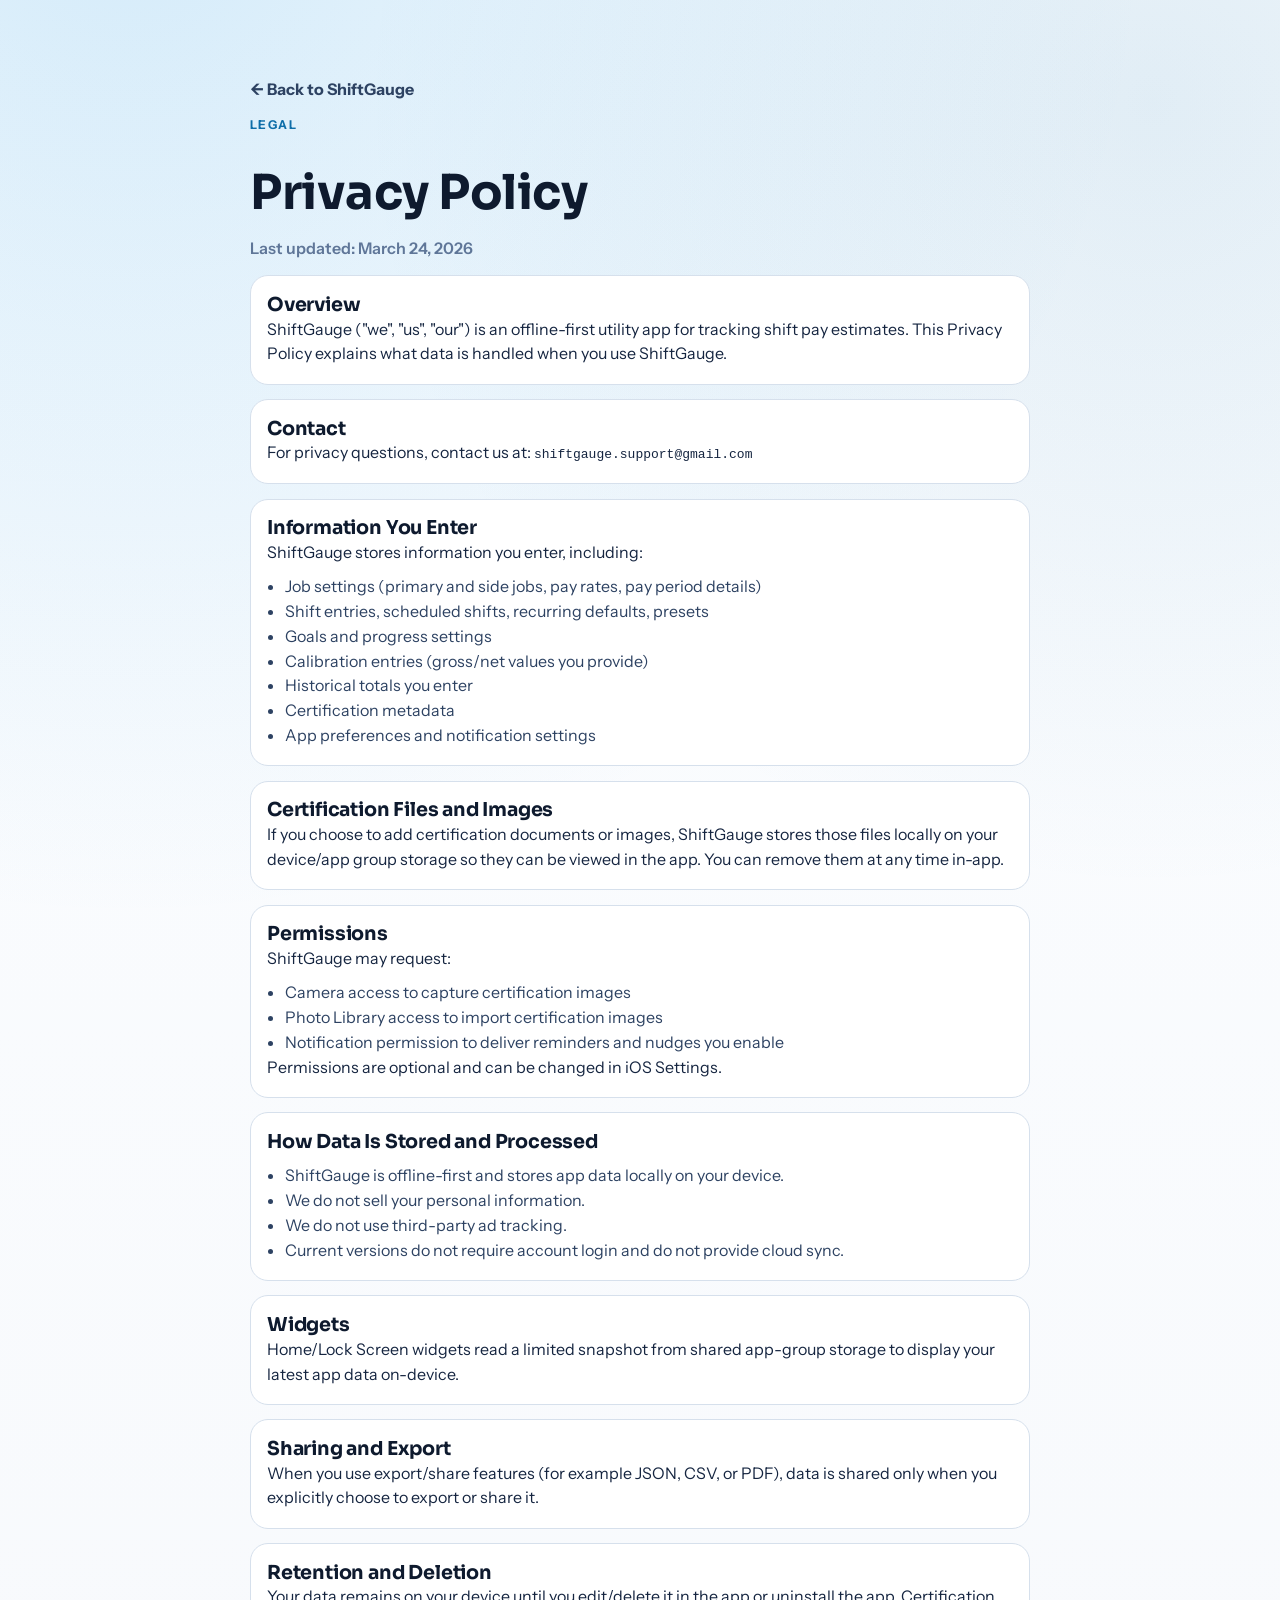
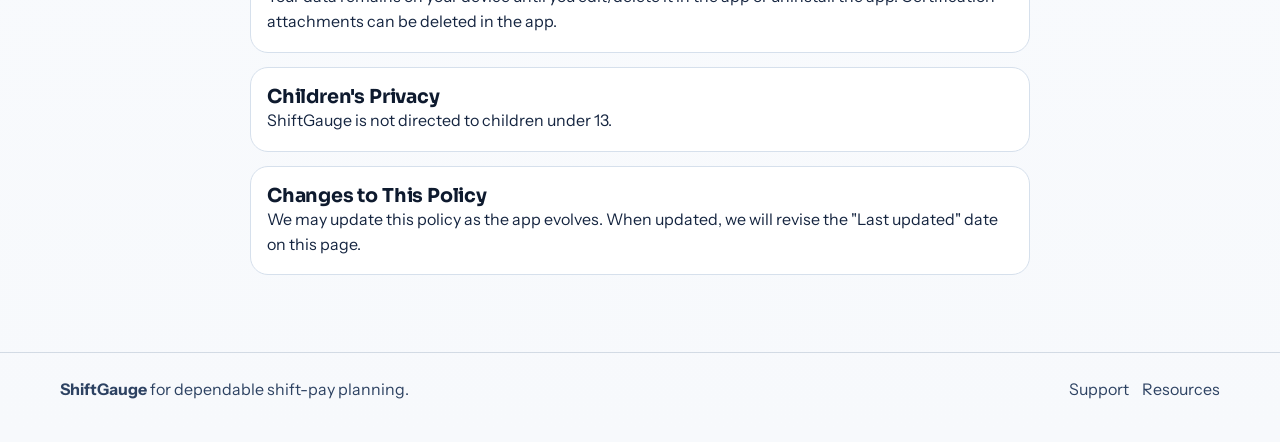
<file: privacy.html>
<!doctype html>
<html lang="en">
  <head>
    <meta charset="UTF-8" />
    <meta name="viewport" content="width=device-width, initial-scale=1" />
    <title>ShiftGauge Privacy Policy</title>
    <meta
      name="description"
      content="Privacy Policy for ShiftGauge, including local-first data handling, offline behavior, and support contact details."
    />
    <link rel="canonical" href="https://shiftgauge.app/privacy.html" />
    <meta property="og:title" content="ShiftGauge Privacy Policy" />
    <meta
      property="og:description"
      content="How ShiftGauge handles planning data, what is stored on-device, and how to contact support."
    />
    <meta property="og:type" content="article" />
    <meta property="og:url" content="https://shiftgauge.app/privacy.html" />
    <meta property="og:image" content="https://shiftgauge.app/assets/brand/app-icon-1024.png" />
    <meta name="twitter:card" content="summary" />
    <meta name="twitter:image" content="https://shiftgauge.app/assets/brand/app-icon-1024.png" />
    <meta name="theme-color" content="#0f1625" />
    <link rel="icon" type="image/png" href="assets/brand/app-icon-1024.png" />
    <link rel="apple-touch-icon" href="assets/brand/app-icon-1024.png" />
    <link rel="preconnect" href="https://fonts.googleapis.com" />
    <link rel="preconnect" href="https://fonts.gstatic.com" crossorigin />
    <link
      href="https://fonts.googleapis.com/css2?family=Instrument+Sans:wght@400;500;600;700&family=Sora:wght@500;600;700;800&display=swap"
      rel="stylesheet"
    />
    <link rel="stylesheet" href="styles.css" />
  </head>
  <body>
    <a class="skip-link" href="#main-content">Skip to main content</a>

    <main id="main-content">
      <section class="section legal-page">
        <div class="container legal-wrap">
          <a class="legal-back" href="index.html">← Back to ShiftGauge</a>
          <p class="eyebrow">Legal</p>
          <h1>Privacy Policy</h1>
          <p class="legal-updated">Last updated: March 24, 2026</p>

          <article class="legal-card">
            <h2>Overview</h2>
            <p>
              ShiftGauge ("we", "us", "our") is an offline-first utility app for tracking shift pay
              estimates. This Privacy Policy explains what data is handled when you use ShiftGauge.
            </p>
          </article>

          <article class="legal-card">
            <h2>Contact</h2>
            <p>
              For privacy questions, contact us at: <code>shiftgauge.support@gmail.com</code>
            </p>
          </article>

          <article class="legal-card">
            <h2>Information You Enter</h2>
            <p>ShiftGauge stores information you enter, including:</p>
            <ul>
              <li>Job settings (primary and side jobs, pay rates, pay period details)</li>
              <li>Shift entries, scheduled shifts, recurring defaults, presets</li>
              <li>Goals and progress settings</li>
              <li>Calibration entries (gross/net values you provide)</li>
              <li>Historical totals you enter</li>
              <li>Certification metadata</li>
              <li>App preferences and notification settings</li>
            </ul>
          </article>

          <article class="legal-card">
            <h2>Certification Files and Images</h2>
            <p>
              If you choose to add certification documents or images, ShiftGauge stores those files locally on
              your device/app group storage so they can be viewed in the app. You can remove them at any time
              in-app.
            </p>
          </article>

          <article class="legal-card">
            <h2>Permissions</h2>
            <p>ShiftGauge may request:</p>
            <ul>
              <li>Camera access to capture certification images</li>
              <li>Photo Library access to import certification images</li>
              <li>Notification permission to deliver reminders and nudges you enable</li>
            </ul>
            <p>Permissions are optional and can be changed in iOS Settings.</p>
          </article>

          <article class="legal-card">
            <h2>How Data Is Stored and Processed</h2>
            <ul>
              <li>ShiftGauge is offline-first and stores app data locally on your device.</li>
              <li>We do not sell your personal information.</li>
              <li>We do not use third-party ad tracking.</li>
              <li>Current versions do not require account login and do not provide cloud sync.</li>
            </ul>
          </article>

          <article class="legal-card">
            <h2>Widgets</h2>
            <p>
              Home/Lock Screen widgets read a limited snapshot from shared app-group storage to display your
              latest app data on-device.
            </p>
          </article>

          <article class="legal-card">
            <h2>Sharing and Export</h2>
            <p>
              When you use export/share features (for example JSON, CSV, or PDF), data is shared only when
              you explicitly choose to export or share it.
            </p>
          </article>

          <article class="legal-card">
            <h2>Retention and Deletion</h2>
            <p>
              Your data remains on your device until you edit/delete it in the app or uninstall the app.
              Certification attachments can be deleted in the app.
            </p>
          </article>

          <article class="legal-card">
            <h2>Children's Privacy</h2>
            <p>ShiftGauge is not directed to children under 13.</p>
          </article>

          <article class="legal-card">
            <h2>Changes to This Policy</h2>
            <p>
              We may update this policy as the app evolves. When updated, we will revise the "Last updated"
              date on this page.
            </p>
          </article>
        </div>
      </section>
    </main>

    <footer class="site-footer legal-footer">
      <div class="container footer-grid">
        <p><strong>ShiftGauge</strong> for dependable shift-pay planning.</p>
        <ul>
          <li><a href="support.html">Support</a></li>
          <li><a href="index.html#resources">Resources</a></li>
        </ul>
      </div>
    </footer>
  </body>
</html>
</file>
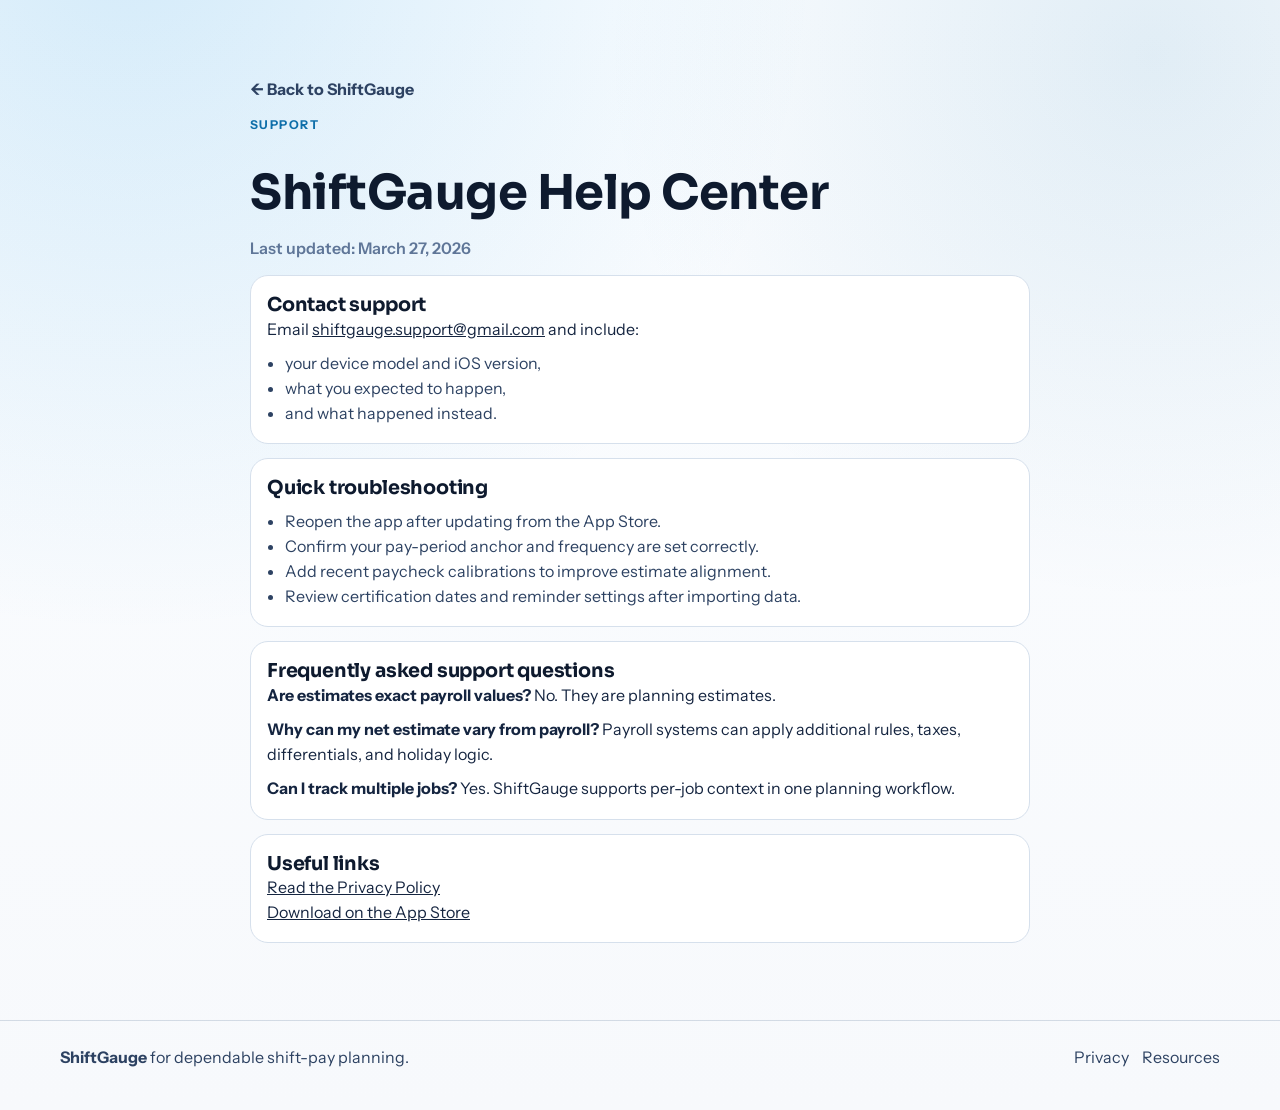
<file: support.html>
<!doctype html>
<html lang="en">
  <head>
    <meta charset="UTF-8" />
    <meta name="viewport" content="width=device-width, initial-scale=1" />
    <title>ShiftGauge Support</title>
    <meta
      name="description"
      content="Support resources for ShiftGauge including troubleshooting, FAQs, and contact options."
    />
    <link rel="canonical" href="https://shiftgauge.app/support.html" />
    <meta property="og:title" content="ShiftGauge Support" />
    <meta
      property="og:description"
      content="Get help with setup, calibration, tracking, and certification reminders in ShiftGauge."
    />
    <meta property="og:type" content="article" />
    <meta property="og:url" content="https://shiftgauge.app/support.html" />
    <meta property="og:image" content="https://shiftgauge.app/assets/brand/app-icon-1024.png" />
    <meta name="twitter:card" content="summary" />
    <meta name="twitter:image" content="https://shiftgauge.app/assets/brand/app-icon-1024.png" />
    <meta name="theme-color" content="#0f1625" />
    <link rel="icon" type="image/png" href="assets/brand/app-icon-1024.png" />
    <link rel="apple-touch-icon" href="assets/brand/app-icon-1024.png" />
    <link rel="preconnect" href="https://fonts.googleapis.com" />
    <link rel="preconnect" href="https://fonts.gstatic.com" crossorigin />
    <link
      href="https://fonts.googleapis.com/css2?family=Instrument+Sans:wght@400;500;600;700&family=Sora:wght@500;600;700;800&display=swap"
      rel="stylesheet"
    />
    <link rel="stylesheet" href="styles.css" />
  </head>
  <body>
    <a class="skip-link" href="#main-content">Skip to main content</a>

    <main id="main-content">
      <section class="section legal-page">
        <div class="container legal-wrap">
          <a class="legal-back" href="index.html">← Back to ShiftGauge</a>
          <p class="eyebrow">Support</p>
          <h1>ShiftGauge Help Center</h1>
          <p class="legal-updated">Last updated: March 27, 2026</p>

          <article class="legal-card">
            <h2>Contact support</h2>
            <p>
              Email <a href="mailto:shiftgauge.support@gmail.com">shiftgauge.support@gmail.com</a> and include:
            </p>
            <ul>
              <li>your device model and iOS version,</li>
              <li>what you expected to happen,</li>
              <li>and what happened instead.</li>
            </ul>
          </article>

          <article class="legal-card">
            <h2>Quick troubleshooting</h2>
            <ul>
              <li>Reopen the app after updating from the App Store.</li>
              <li>Confirm your pay-period anchor and frequency are set correctly.</li>
              <li>Add recent paycheck calibrations to improve estimate alignment.</li>
              <li>Review certification dates and reminder settings after importing data.</li>
            </ul>
          </article>

          <article class="legal-card">
            <h2>Frequently asked support questions</h2>
            <p><strong>Are estimates exact payroll values?</strong> No. They are planning estimates.</p>
            <p>
              <strong>Why can my net estimate vary from payroll?</strong> Payroll systems can apply
              additional rules, taxes, differentials, and holiday logic.
            </p>
            <p>
              <strong>Can I track multiple jobs?</strong> Yes. ShiftGauge supports per-job context in one
              planning workflow.
            </p>
          </article>

          <article class="legal-card">
            <h2>Useful links</h2>
            <p>
              <a href="privacy.html">Read the Privacy Policy</a><br />
              <a href="https://apps.apple.com/us/app/shiftgauge-ot-pay-tracker/id6761068149" target="_blank" rel="noopener noreferrer">Download on the App Store</a>
            </p>
          </article>
        </div>
      </section>
    </main>

    <footer class="site-footer legal-footer">
      <div class="container footer-grid">
        <p><strong>ShiftGauge</strong> for dependable shift-pay planning.</p>
        <ul>
          <li><a href="privacy.html">Privacy</a></li>
          <li><a href="index.html#resources">Resources</a></li>
        </ul>
      </div>
    </footer>
  </body>
</html>
</file>
<file: styles.css>
:root {
  --ink-950: #0e1a2e;
  --ink-900: #152540;
  --ink-700: #2d4262;
  --ink-500: #5f7698;
  --paper: #f7f9fc;
  --surface: #ffffff;
  --line: #d6e0ec;
  --accent: #1693df;
  --accent-deep: #0e6ea9;
  --max-width: 1160px;
  --radius-xl: 28px;
  --radius-lg: 18px;
  --radius-md: 12px;
  --soft-shadow: 0 18px 46px rgba(7, 23, 45, 0.09);
}

* {
  box-sizing: border-box;
}

html,
body {
  margin: 0;
  padding: 0;
}

body {
  font-family: "Instrument Sans", -apple-system, BlinkMacSystemFont, "Segoe UI", sans-serif;
  color: var(--ink-900);
  line-height: 1.55;
  background:
    radial-gradient(circle at 10% -5%, rgba(22, 147, 223, 0.17), transparent 42%),
    radial-gradient(circle at 90% 5%, rgba(14, 110, 169, 0.11), transparent 35%),
    linear-gradient(180deg, #fbfdff, var(--paper));
}

h1,
h2,
h3,
.brand-name {
  margin: 0;
  font-family: "Sora", "Avenir Next", "Segoe UI", sans-serif;
  line-height: 1.18;
  letter-spacing: -0.01em;
  color: var(--ink-950);
}

body.mobile-nav-open {
  overflow: hidden;
}

p {
  margin: 0;
}

a {
  color: inherit;
}

img {
  display: block;
  max-width: 100%;
}

.skip-link {
  position: absolute;
  left: -9999px;
  top: 0;
  background: var(--ink-950);
  color: #fff;
  padding: 0.65rem 0.95rem;
  border-radius: 0 0 var(--radius-md) 0;
}

.skip-link:focus {
  left: 0;
}

.container {
  width: min(100% - 2rem, var(--max-width));
  margin-inline: auto;
}

.section {
  padding: clamp(3.4rem, 6vw, 6rem) 0;
}

.eyebrow {
  text-transform: uppercase;
  font-size: 0.76rem;
  font-weight: 700;
  letter-spacing: 0.12em;
  color: var(--accent-deep);
  margin-bottom: 1rem;
}

.site-header {
  position: sticky;
  top: 0;
  z-index: 20;
  border-bottom: 1px solid rgba(139, 158, 183, 0.3);
  backdrop-filter: blur(8px);
  background: rgba(248, 251, 255, 0.84);
}

.nav-wrap {
  min-height: 4.4rem;
  display: flex;
  align-items: center;
  justify-content: space-between;
  gap: 1rem;
}

.brand {
  text-decoration: none;
  display: inline-flex;
  align-items: center;
  gap: 0.65rem;
}

.brand-mark {
  width: 2.05rem;
  height: 2.05rem;
  border-radius: 0.62rem;
  display: block;
  overflow: hidden;
  border: 1px solid rgba(74, 112, 162, 0.3);
  box-shadow: 0 6px 14px rgba(15, 33, 56, 0.12);
}

.brand-mark img {
  width: 100%;
  height: 100%;
  object-fit: cover;
}

.nav-links {
  list-style: none;
  display: flex;
  align-items: center;
  gap: 1.05rem;
  margin: 0;
  padding: 0;
}

.nav-links a {
  text-decoration: none;
  font-weight: 600;
  font-size: 0.95rem;
  color: var(--ink-700);
}

.nav-links a:hover,
.nav-links a:focus-visible {
  color: var(--ink-950);
}

.nav-cta {
  border: 1px solid var(--line);
  border-radius: 999px;
  padding: 0.42rem 0.74rem;
  background: var(--surface);
}

.mobile-nav-toggle {
  display: none;
  width: 2.5rem;
  height: 2.5rem;
  border-radius: 0.65rem;
  border: 1px solid var(--line);
  background: var(--surface);
  padding: 0.48rem;
  align-items: center;
  justify-content: center;
  flex-direction: column;
  gap: 0.24rem;
}

.mobile-nav-toggle span {
  width: 1.05rem;
  height: 2px;
  background: var(--ink-900);
  border-radius: 999px;
}

.mobile-nav-backdrop {
  position: fixed;
  inset: 0;
  background: rgba(8, 20, 39, 0.4);
  z-index: 35;
}

.mobile-nav-panel {
  position: fixed;
  top: 4.25rem;
  right: 1rem;
  left: 1rem;
  z-index: 36;
  border: 1px solid var(--line);
  border-radius: var(--radius-lg);
  background: var(--surface);
  box-shadow: var(--soft-shadow);
  padding: 0.85rem;
}

.mobile-nav-panel ul {
  list-style: none;
  margin: 0;
  padding: 0;
  display: grid;
  gap: 0.5rem;
}

.mobile-nav-panel a {
  text-decoration: none;
  color: var(--ink-900);
  font-weight: 600;
  padding: 0.55rem 0.5rem;
  border-radius: 0.5rem;
  display: block;
}

.mobile-nav-panel a:hover,
.mobile-nav-panel a:focus-visible {
  background: #f2f7fe;
}

.hero {
  position: relative;
  overflow: clip;
}

.hero-shape {
  position: absolute;
  inset: -10% -20% auto auto;
  width: min(66vw, 760px);
  height: min(66vw, 760px);
  border-radius: 999px;
  background: radial-gradient(circle, rgba(22, 147, 223, 0.15), rgba(22, 147, 223, 0));
  pointer-events: none;
}

.hero-grid {
  display: grid;
  gap: 1.25rem;
  align-items: stretch;
}

.hero-visual {
  display: grid;
  gap: 0.72rem;
}

.hero-preview {
  margin: 0;
  border-radius: var(--radius-xl);
  padding: 0.5rem;
  background: linear-gradient(170deg, #fdfefe, #edf4fd);
  border: 1px solid rgba(122, 147, 183, 0.34);
  box-shadow: var(--soft-shadow);
}

.hero-preview img {
  width: 100%;
  border-radius: calc(var(--radius-xl) - 8px);
  aspect-ratio: 9 / 19.5;
  object-fit: cover;
  max-height: 26rem;
}

.hero-copy-wrap h1 {
  font-size: clamp(2.1rem, 7vw, 4.2rem);
  max-width: 13ch;
}

.lede {
  margin-top: 1.05rem;
  max-width: 56ch;
  color: var(--ink-700);
  font-size: clamp(1.05rem, 2.1vw, 1.24rem);
}

.hero-actions {
  margin-top: 1.7rem;
  display: flex;
  flex-wrap: wrap;
  gap: 0.72rem;
}

.hero-note {
  margin-top: 1rem;
  color: var(--ink-500);
  font-weight: 600;
}

.hero-signal {
  background:
    linear-gradient(180deg, rgba(10, 24, 44, 0.97), rgba(16, 33, 58, 0.97)),
    radial-gradient(circle at 25% 0%, rgba(22, 147, 223, 0.23), transparent 38%);
  color: #d9e9ff;
  border-radius: var(--radius-xl);
  border: 1px solid rgba(91, 133, 186, 0.45);
  padding: 1.4rem;
  box-shadow: var(--soft-shadow);
}

.signal-label {
  text-transform: uppercase;
  font-size: 0.74rem;
  letter-spacing: 0.11em;
  color: #93bce8;
  font-weight: 700;
}

.signal-value {
  margin-top: 0.65rem;
  font-family: "Sora", sans-serif;
  font-size: clamp(1.28rem, 3.2vw, 1.9rem);
  font-weight: 700;
}

.signal-list {
  list-style: none;
  margin: 1.2rem 0 0;
  padding: 0;
  display: grid;
  gap: 0.62rem;
  font-weight: 500;
}

.signal-list li {
  display: flex;
  align-items: center;
  gap: 0.55rem;
}

.signal-dot {
  width: 0.48rem;
  height: 0.48rem;
  border-radius: 999px;
  background: linear-gradient(145deg, #75d1ff, #4ba6dd);
  box-shadow: 0 0 0 5px rgba(117, 209, 255, 0.12);
}

.role-strip {
  margin-top: 1.2rem;
  display: grid;
  grid-template-columns: repeat(2, minmax(0, 1fr));
  gap: 0.56rem;
}

.section-audience {
  padding-block: clamp(2rem, 4vw, 3rem);
}

.section-audience .role-strip {
  margin-top: 0.5rem;
}

.role-strip p {
  margin: 0;
  padding: 0.62rem 0.72rem;
  border-radius: 999px;
  border: 1px solid var(--line);
  background: rgba(255, 255, 255, 0.86);
  text-align: center;
  font-size: 0.9rem;
  font-weight: 600;
  color: var(--ink-700);
}

.conversion-strip {
  margin-top: 0.8rem;
  display: grid;
  gap: 0.6rem;
}

.conversion-strip article {
  border: 1px solid var(--line);
  background: rgba(255, 255, 255, 0.9);
  border-radius: var(--radius-md);
  padding: 0.82rem 0.88rem;
}

.conversion-strip h3 {
  font-size: 0.98rem;
}

.conversion-strip p {
  margin-top: 0.28rem;
  color: var(--ink-700);
  font-size: 0.9rem;
}

.why-grid {
  display: grid;
  gap: 1.15rem;
  align-items: start;
}

.why-grid h2 {
  font-size: clamp(1.55rem, 3.8vw, 2.7rem);
  max-width: 19ch;
}

.why-copy {
  display: grid;
  gap: 0.88rem;
  color: var(--ink-700);
  font-size: 1.05rem;
  max-width: 62ch;
}

.section-feature {
  background: linear-gradient(180deg, rgba(10, 36, 66, 0.02), rgba(10, 36, 66, 0.06));
  border-top: 1px solid rgba(128, 150, 179, 0.3);
  border-bottom: 1px solid rgba(128, 150, 179, 0.3);
}

.section-feature h2,
#screenshots h2,
.section-trust h2,
.section-faq h2,
.resources-wrap h2 {
  font-size: clamp(1.6rem, 4vw, 2.5rem);
  max-width: 20ch;
}

.feature-rows {
  margin-top: 1.45rem;
  display: grid;
  gap: 0.72rem;
}

.feature-row {
  background: var(--surface);
  border-radius: var(--radius-lg);
  border: 1px solid var(--line);
  padding: 1.1rem 1rem;
  position: relative;
}

.feature-row::before {
  content: "";
  position: absolute;
  left: 0;
  top: 0;
  bottom: 0;
  width: 4px;
  border-radius: 4px 0 0 4px;
  background: linear-gradient(180deg, var(--accent), var(--accent-deep));
}

.feature-row h3 {
  font-size: 1.12rem;
  margin-left: 0.35rem;
}

.feature-row p {
  margin-top: 0.42rem;
  margin-left: 0.35rem;
  color: var(--ink-700);
}

.section-inline-cta {
  padding-block: clamp(2.3rem, 4vw, 3.3rem);
}

.inline-cta-card {
  border: 1px solid var(--line);
  background: linear-gradient(145deg, #ffffff, #eef5fd);
  border-radius: var(--radius-lg);
  padding: 1.15rem;
  display: grid;
  gap: 0.85rem;
}

.inline-cta-card h2 {
  font-size: clamp(1.4rem, 3vw, 2rem);
  max-width: 18ch;
}

.inline-cta-text {
  margin-top: 0.45rem;
  color: var(--ink-700);
}

.gallery {
  margin-top: 1.5rem;
  display: grid;
  gap: 0.82rem;
  grid-template-columns: repeat(2, minmax(0, 1fr));
}

.shot {
  margin: 0;
  border-radius: var(--radius-lg);
  border: 1px solid var(--line);
  padding: 0.62rem;
  background: var(--surface);
}

.shot-button {
  width: 100%;
  border: 0;
  border-radius: var(--radius-md);
  overflow: hidden;
  padding: 0;
  cursor: zoom-in;
  background: #e8eef8;
}

.shot-button img {
  width: 100%;
  aspect-ratio: 9 / 19.5;
  object-fit: cover;
}

.shot figcaption {
  margin-top: 0.58rem;
  color: var(--ink-700);
  font-size: 0.93rem;
}

.shot-step {
  display: block;
  margin-bottom: 0.2rem;
  font-size: 0.72rem;
  text-transform: uppercase;
  letter-spacing: 0.1em;
  font-weight: 700;
  color: var(--accent-deep);
}

.section-trust {
  background: linear-gradient(180deg, rgba(248, 252, 255, 0.35), rgba(237, 244, 252, 0.92));
  border-top: 1px solid rgba(128, 150, 179, 0.3);
  border-bottom: 1px solid rgba(128, 150, 179, 0.3);
}

.trust-grid {
  display: grid;
  gap: 0.85rem;
}

.trust-grid article {
  background: var(--surface);
  border: 1px solid var(--line);
  border-radius: var(--radius-lg);
  padding: 1rem;
}

.trust-grid article h3 {
  font-size: 1.04rem;
}

.trust-grid article p {
  margin-top: 0.4rem;
  color: var(--ink-700);
}

.section-faq {
  border-top: 1px solid rgba(128, 150, 179, 0.3);
  border-bottom: 1px solid rgba(128, 150, 179, 0.3);
  background: linear-gradient(180deg, rgba(248, 252, 255, 0.6), rgba(237, 244, 252, 0.5));
}

.faq-wrap {
  display: grid;
  gap: 0.85rem;
}

.faq-list {
  display: grid;
  gap: 0.58rem;
}

.faq-list details {
  border: 1px solid var(--line);
  border-radius: var(--radius-md);
  background: var(--surface);
  padding: 0.85rem 0.9rem;
}

.faq-list summary {
  cursor: pointer;
  font-weight: 700;
}

.faq-list p {
  margin-top: 0.55rem;
  color: var(--ink-700);
}

.resources-wrap {
  display: grid;
  gap: 1rem;
}

.resource-list {
  display: grid;
  gap: 0.58rem;
}

.resource-link {
  text-decoration: none;
  font-weight: 600;
  border: 1px solid var(--line);
  background: var(--surface);
  border-radius: var(--radius-md);
  padding: 0.86rem 0.92rem;
}

.resource-link:hover,
.resource-link:focus-visible {
  border-color: #9eb7d4;
  background: #f8fbff;
}

.resource-cta {
  margin-top: 0.3rem;
  border: 1px solid var(--line);
  border-radius: var(--radius-lg);
  background: linear-gradient(145deg, #ffffff, #eef5fd);
  padding: 1.15rem;
  display: flex;
  flex-wrap: wrap;
  align-items: center;
  justify-content: space-between;
  gap: 0.85rem;
}

.resource-cta h3 {
  font-size: clamp(1.05rem, 2.3vw, 1.4rem);
  max-width: 34ch;
}

.btn {
  display: inline-flex;
  align-items: center;
  justify-content: center;
  min-height: 2.7rem;
  border-radius: 999px;
  padding: 0.68rem 1.12rem;
  border: 1px solid transparent;
  text-decoration: none;
  font-weight: 700;
}

.btn-primary {
  color: #fff;
  background: linear-gradient(145deg, var(--accent), var(--accent-deep));
}

.btn-primary:hover,
.btn-primary:focus-visible {
  filter: brightness(1.06);
}

.btn-ghost {
  background: rgba(255, 255, 255, 0.9);
  border-color: var(--line);
  color: var(--ink-900);
}

.btn-ghost:hover,
.btn-ghost:focus-visible {
  border-color: #a6bdd8;
}

.site-footer {
  padding: 2.2rem 0 2.5rem;
  border-top: 1px solid rgba(139, 158, 183, 0.34);
}

.footer-grid {
  display: flex;
  justify-content: space-between;
  flex-wrap: wrap;
  gap: 0.88rem;
  color: var(--ink-700);
}

.footer-grid ul {
  list-style: none;
  margin: 0;
  padding: 0;
  display: flex;
  flex-wrap: wrap;
  gap: 0.8rem;
}

.footer-grid a {
  text-decoration: none;
}

.footer-grid a:hover,
.footer-grid a:focus-visible {
  text-decoration: underline;
}

.legal-page {
  min-height: calc(100vh - 6rem);
}

.legal-wrap {
  max-width: 780px;
  display: grid;
  gap: 0.9rem;
}

.legal-back {
  text-decoration: none;
  font-weight: 700;
  color: var(--ink-700);
}

.legal-back:hover,
.legal-back:focus-visible {
  color: var(--ink-950);
  text-decoration: underline;
}

.legal-wrap h1 {
  font-size: clamp(1.9rem, 4.8vw, 3rem);
}

.legal-updated {
  color: var(--ink-500);
  font-weight: 600;
}

.legal-card {
  border: 1px solid var(--line);
  border-radius: var(--radius-lg);
  background: var(--surface);
  padding: 1.1rem 1rem;
}

.legal-card h2 {
  font-size: 1.2rem;
}

.legal-card p + p {
  margin-top: 0.6rem;
}

.legal-card ul {
  margin: 0.6rem 0 0;
  padding-left: 1.1rem;
  color: var(--ink-700);
}

.legal-footer {
  padding-top: 1.5rem;
}

.mobile-sticky-cta {
  display: none;
  position: fixed;
  left: 0.75rem;
  right: 0.75rem;
  bottom: calc(env(safe-area-inset-bottom) + 0.5rem);
  z-index: 34;
  min-height: 3.3rem;
  padding-inline: 1rem;
  border-radius: 999px;
  border: 1px solid rgba(14, 110, 169, 0.42);
  background: linear-gradient(145deg, var(--accent), var(--accent-deep));
  color: #fff;
  text-decoration: none;
  font-weight: 800;
  align-items: center;
  justify-content: center;
  box-shadow: 0 14px 28px rgba(8, 23, 45, 0.2);
  transition: opacity 180ms ease, transform 180ms ease;
}

.mobile-sticky-cta.is-hidden {
  opacity: 0;
  pointer-events: none;
  transform: translateY(10px);
}

body.mobile-nav-open .mobile-sticky-cta {
  opacity: 0;
  pointer-events: none;
  transform: translateY(8px);
}

.lightbox {
  width: min(92vw, 980px);
  border: 1px solid #274264;
  border-radius: var(--radius-lg);
  padding: 0.82rem;
  background: #0b1728;
  color: #d8e9ff;
}

.lightbox::backdrop {
  background: rgba(8, 14, 25, 0.82);
}

.lightbox-topbar {
  display: flex;
  align-items: center;
  justify-content: space-between;
  gap: 0.85rem;
  margin-bottom: 0.62rem;
}

.lightbox-close {
  border: 1px solid #32527a;
  background: #123054;
  color: #fff;
  border-radius: 999px;
  padding: 0.42rem 0.76rem;
  font-weight: 700;
  cursor: pointer;
}

#lightbox-image {
  max-height: min(78vh, 860px);
  margin-inline: auto;
  border-radius: 0.55rem;
}

@media (min-width: 760px) {
  .hero-grid {
    grid-template-columns: 1.06fr 0.94fr;
    gap: 1.2rem;
  }

  .role-strip {
    grid-template-columns: repeat(5, minmax(0, 1fr));
  }

  .conversion-strip {
    grid-template-columns: repeat(3, minmax(0, 1fr));
  }

  .why-grid {
    grid-template-columns: 1fr 1fr;
    gap: 1.5rem;
  }

  .feature-rows {
    grid-template-columns: repeat(2, minmax(0, 1fr));
  }

  .resources-wrap {
    grid-template-columns: 0.95fr 1.05fr;
    align-items: start;
  }

  .resource-cta {
    grid-column: 1 / -1;
  }

  .trust-grid {
    grid-template-columns: 1.2fr 1fr 1fr 1fr;
    align-items: stretch;
  }

  .faq-wrap {
    grid-template-columns: 0.9fr 1.1fr;
    align-items: start;
  }

  .inline-cta-card {
    grid-template-columns: 1.05fr auto;
    align-items: center;
  }
}

@media (min-width: 1040px) {
  .gallery {
    grid-template-columns: repeat(3, minmax(0, 1fr));
  }

  .feature-rows {
    grid-template-columns: repeat(3, minmax(0, 1fr));
  }
}

@media (max-width: 900px) {
  .nav-links {
    display: none;
  }

  .mobile-nav-toggle {
    display: inline-flex;
  }
}

@media (max-width: 700px) {
  body {
    padding-bottom: calc(5.5rem + env(safe-area-inset-bottom));
  }

  .section {
    padding: 2.35rem 0;
  }

  .hero {
    padding-top: 0.35rem;
  }

  .hero-copy-wrap h1 {
    font-size: clamp(1.75rem, 8vw, 2.3rem);
  }

  .lede {
    font-size: 1rem;
    margin-top: 0.82rem;
  }

  .hero-actions {
    margin-top: 0.9rem;
    gap: 0.56rem;
    align-items: stretch;
  }

  .hero-actions .btn-primary {
    width: 100%;
    min-height: 3.2rem;
    font-size: 1rem;
  }

  .hero-actions .btn-ghost {
    border: 0;
    background: transparent;
    padding-inline: 0.2rem;
    min-height: 2.2rem;
    color: var(--ink-700);
    font-weight: 650;
  }

  .hero-actions .btn-ghost:hover,
  .hero-actions .btn-ghost:focus-visible {
    color: var(--ink-900);
    background: transparent;
    text-decoration: underline;
  }

  .hero-note {
    margin-top: 0.6rem;
    font-size: 0.9rem;
  }

  .hero-preview img {
    max-height: 20rem;
    aspect-ratio: 9 / 19.5;
    object-fit: cover;
    object-position: 50% 50%;
  }

  .hero-visual {
    gap: 0.48rem;
  }

  .hero-signal {
    order: 3;
    margin-top: 0.2rem;
    padding: 0.95rem;
  }

  .mobile-sticky-cta {
    display: inline-flex;
  }

  .conversion-strip article,
  .feature-row,
  .faq-list details,
  .resource-cta {
    padding: 0.78rem 0.8rem;
  }

  .section-feature h2,
  #screenshots h2,
  .section-trust h2,
  .section-faq h2,
  .resources-wrap h2,
  .inline-cta-card h2,
  .why-grid h2 {
    font-size: clamp(1.35rem, 5.8vw, 1.75rem);
  }

  .eyebrow {
    margin-bottom: 0.66rem;
    font-size: 0.72rem;
  }

  .gallery {
    grid-template-columns: 1fr;
  }
}

@media (prefers-reduced-motion: no-preference) {
  .feature-row,
  .shot,
  .trust-grid article {
    transition: transform 180ms ease, box-shadow 180ms ease;
  }

  .feature-row:hover,
  .shot:hover,
  .trust-grid article:hover {
    transform: translateY(-2px);
    box-shadow: 0 10px 26px rgba(15, 33, 56, 0.08);
  }
}

:focus-visible {
  outline: 3px solid rgba(22, 147, 223, 0.45);
  outline-offset: 2px;
}
</file>
